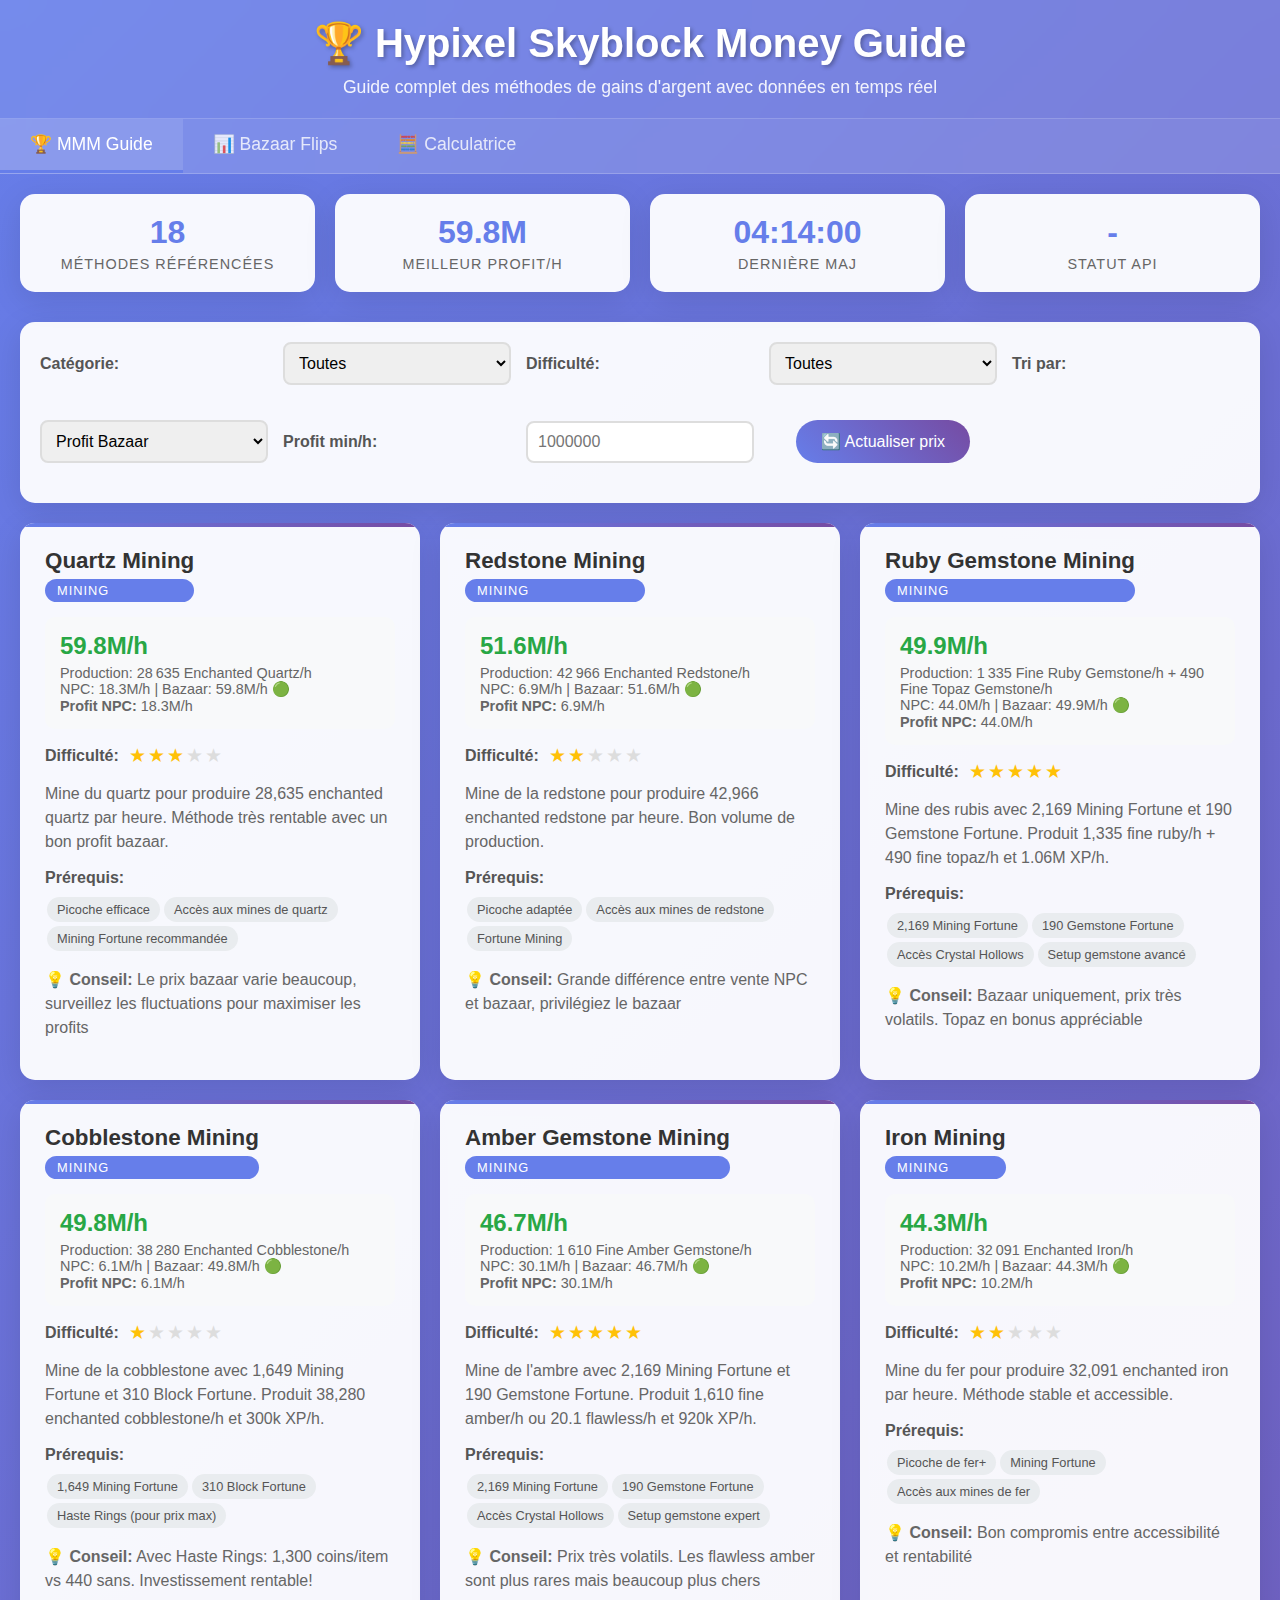
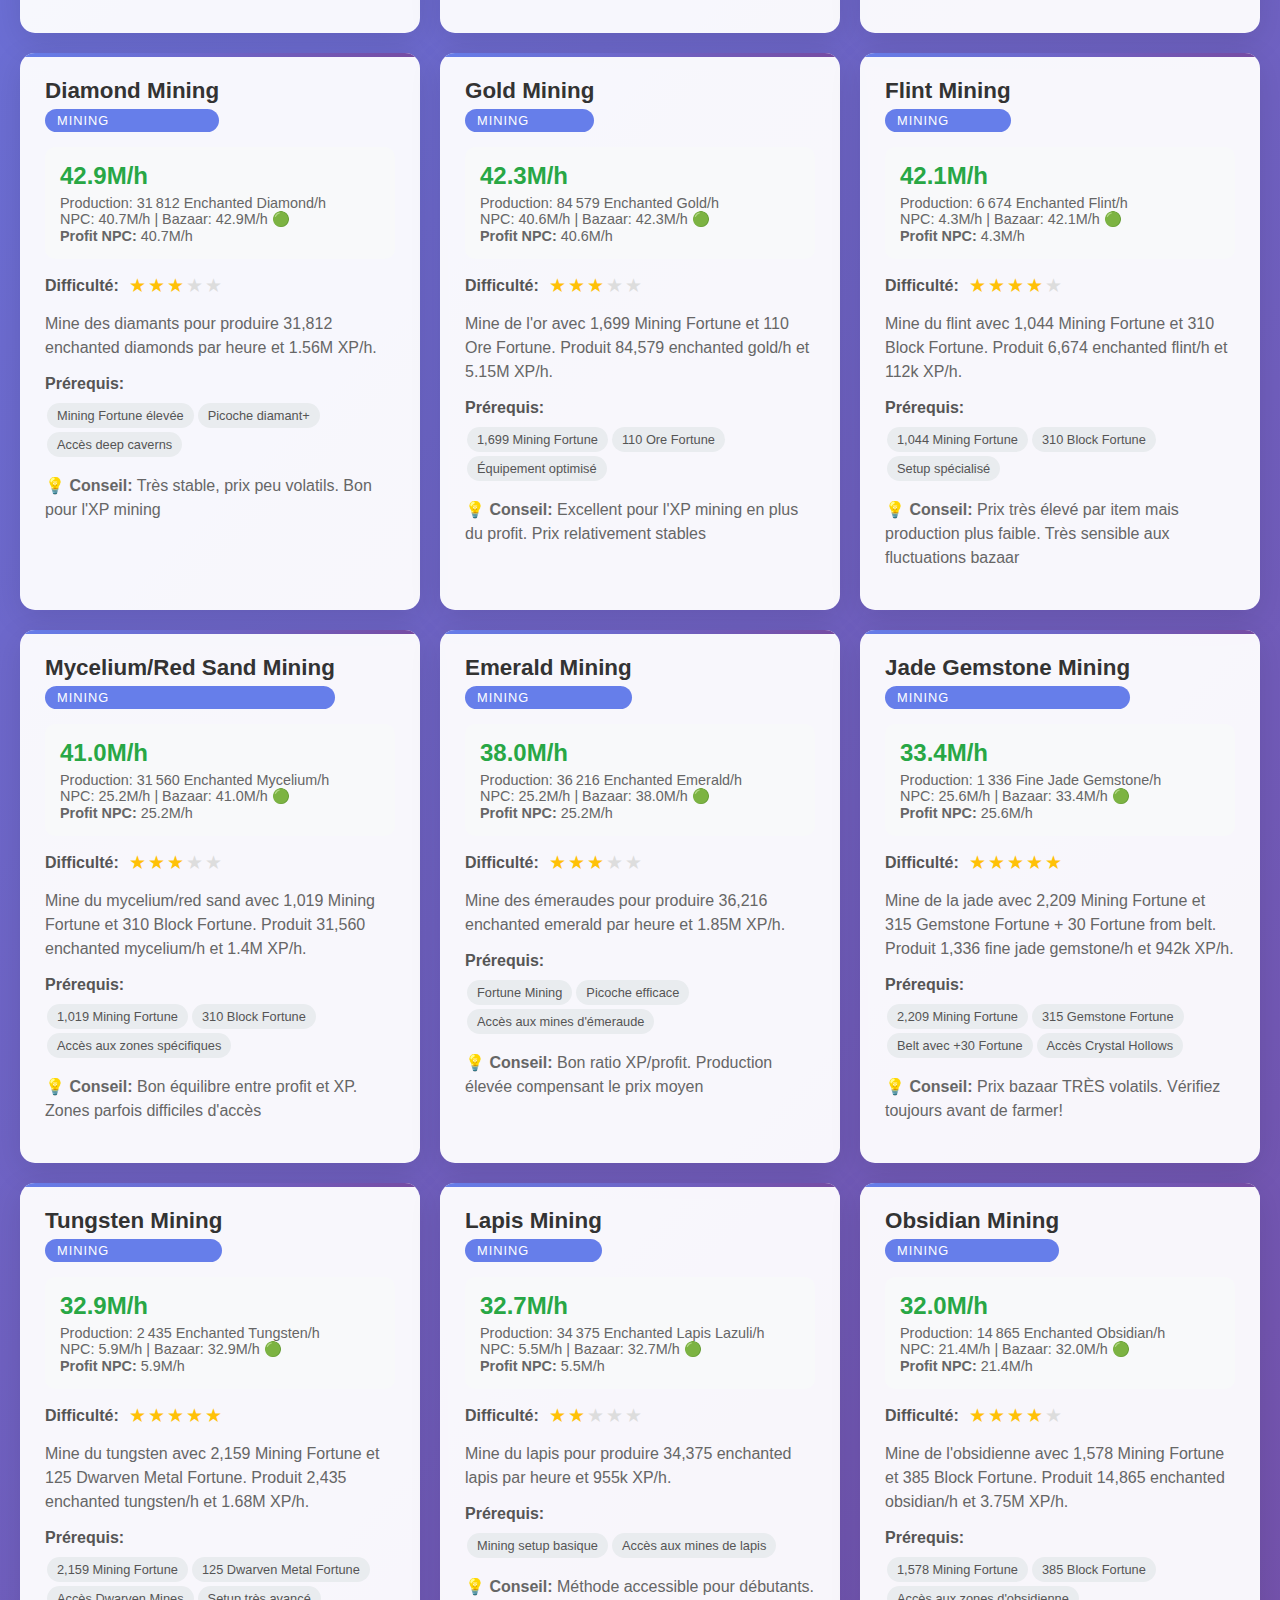
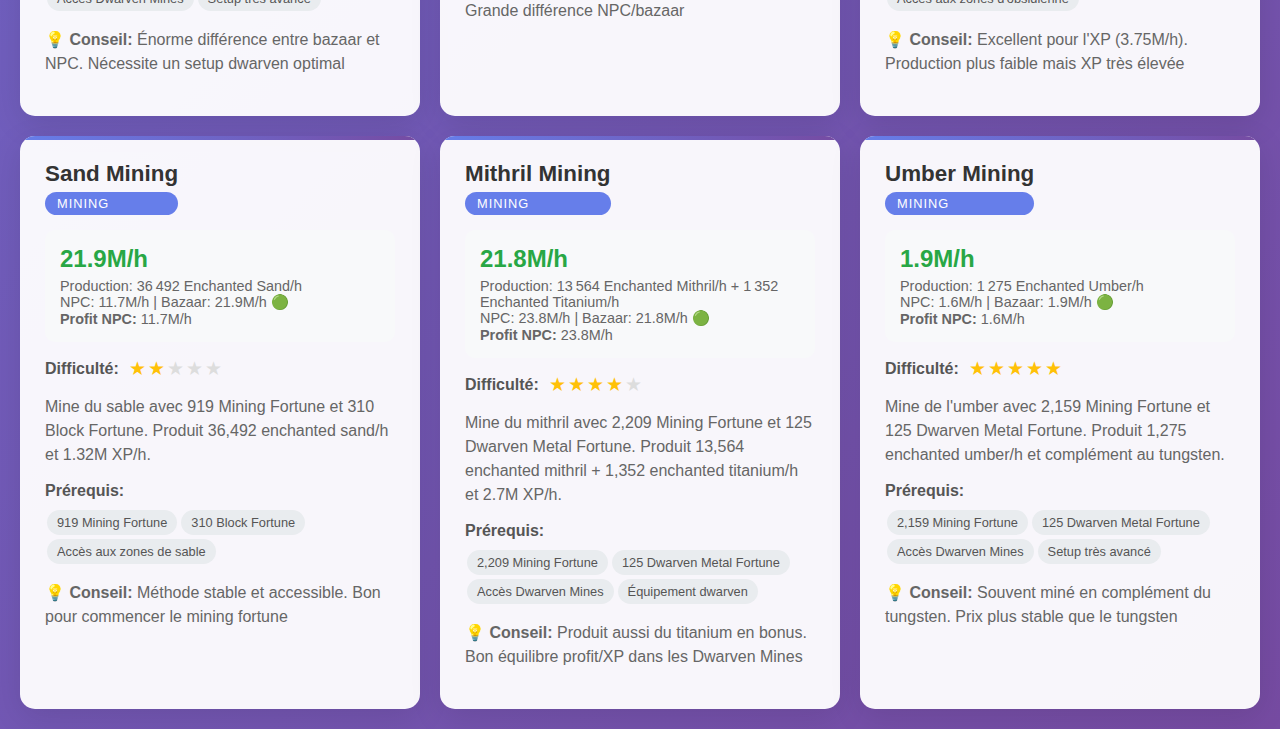
<file: index.html>
<!DOCTYPE html>
<html lang="fr">
<head>
    <meta charset="UTF-8">
    <meta name="viewport" content="width=device-width, initial-scale=1.0">
    <title>Hypixel Skyblock - Guide des gains d'argent</title>
    <link rel="stylesheet" href="css/style.css">
</head>
<body>
    <div class="header">
        <h1>🏆 Hypixel Skyblock Money Guide</h1>
        <p>Guide complet des méthodes de gains d'argent avec données en temps réel</p>
    </div>

    <nav class="navigation">
        <div class="nav-container">
            <a href="index.html" class="nav-link active">🏆 MMM Guide</a>
            <a href="pages/bazaar.html" class="nav-link">📊 Bazaar Flips</a>
            <a href="pages/calculator.html" class="nav-link">🧮 Calculatrice</a>
        </div>
    </nav>

    <div class="container">
        <div class="stats-bar">
            <div class="stat-card">
                <div class="stat-value" id="totalMethods">-</div>
                <div class="stat-label">Méthodes référencées</div>
            </div>
            <div class="stat-card">
                <div class="stat-value" id="bestProfit">-</div>
                <div class="stat-label">Meilleur profit/h</div>
            </div>
            <div class="stat-card">
                <div class="stat-value" id="lastUpdate">-</div>
                <div class="stat-label">Dernière MAJ</div>
            </div>
            <div class="stat-card">
                <div class="stat-value" id="apiStatus">-</div>
                <div class="stat-label">Statut API</div>
            </div>
        </div>

        <div class="filters">
            <div class="filter-group">
                <label for="categoryFilter">Catégorie:</label>
                <select id="categoryFilter">
                    <option value="all">Toutes</option>
                    <option value="trading">Trading</option>
                    <option value="farming">Farming</option>
                    <option value="mining">Mining</option>
                    <option value="combat">Combat</option>
                    <option value="fishing">Fishing</option>
                    <option value="misc">Divers</option>
                </select>

                <label for="difficultyFilter">Difficulté:</label>
                <select id="difficultyFilter">
                    <option value="all">Toutes</option>
                    <option value="1">Débutant (1⭐)</option>
                    <option value="2">Facile (2⭐)</option>
                    <option value="3">Moyen (3⭐)</option>
                    <option value="4">Difficile (4⭐)</option>
                    <option value="5">Expert (5⭐)</option>
                </select>

                <label for="sortFilter">Tri par:</label>
                <select id="sortFilter">
                    <option value="bazaar">Profit Bazaar</option>
                    <option value="npc">Profit NPC</option>
                </select>

                <label for="minProfit">Profit min/h:</label>
                <input type="number" id="minProfit" placeholder="1000000" min="0">

                <button class="update-btn" onclick="refreshPrices()">🔄 Actualiser prix</button>
            </div>
        </div>
        <div id="methodsContainer" class="methods-grid">
            <div class="loading">Chargement des méthodes de gains...</div>
        </div>
    </div>

    <script src="js/main.js"></script>
</body>
</html>
</file>
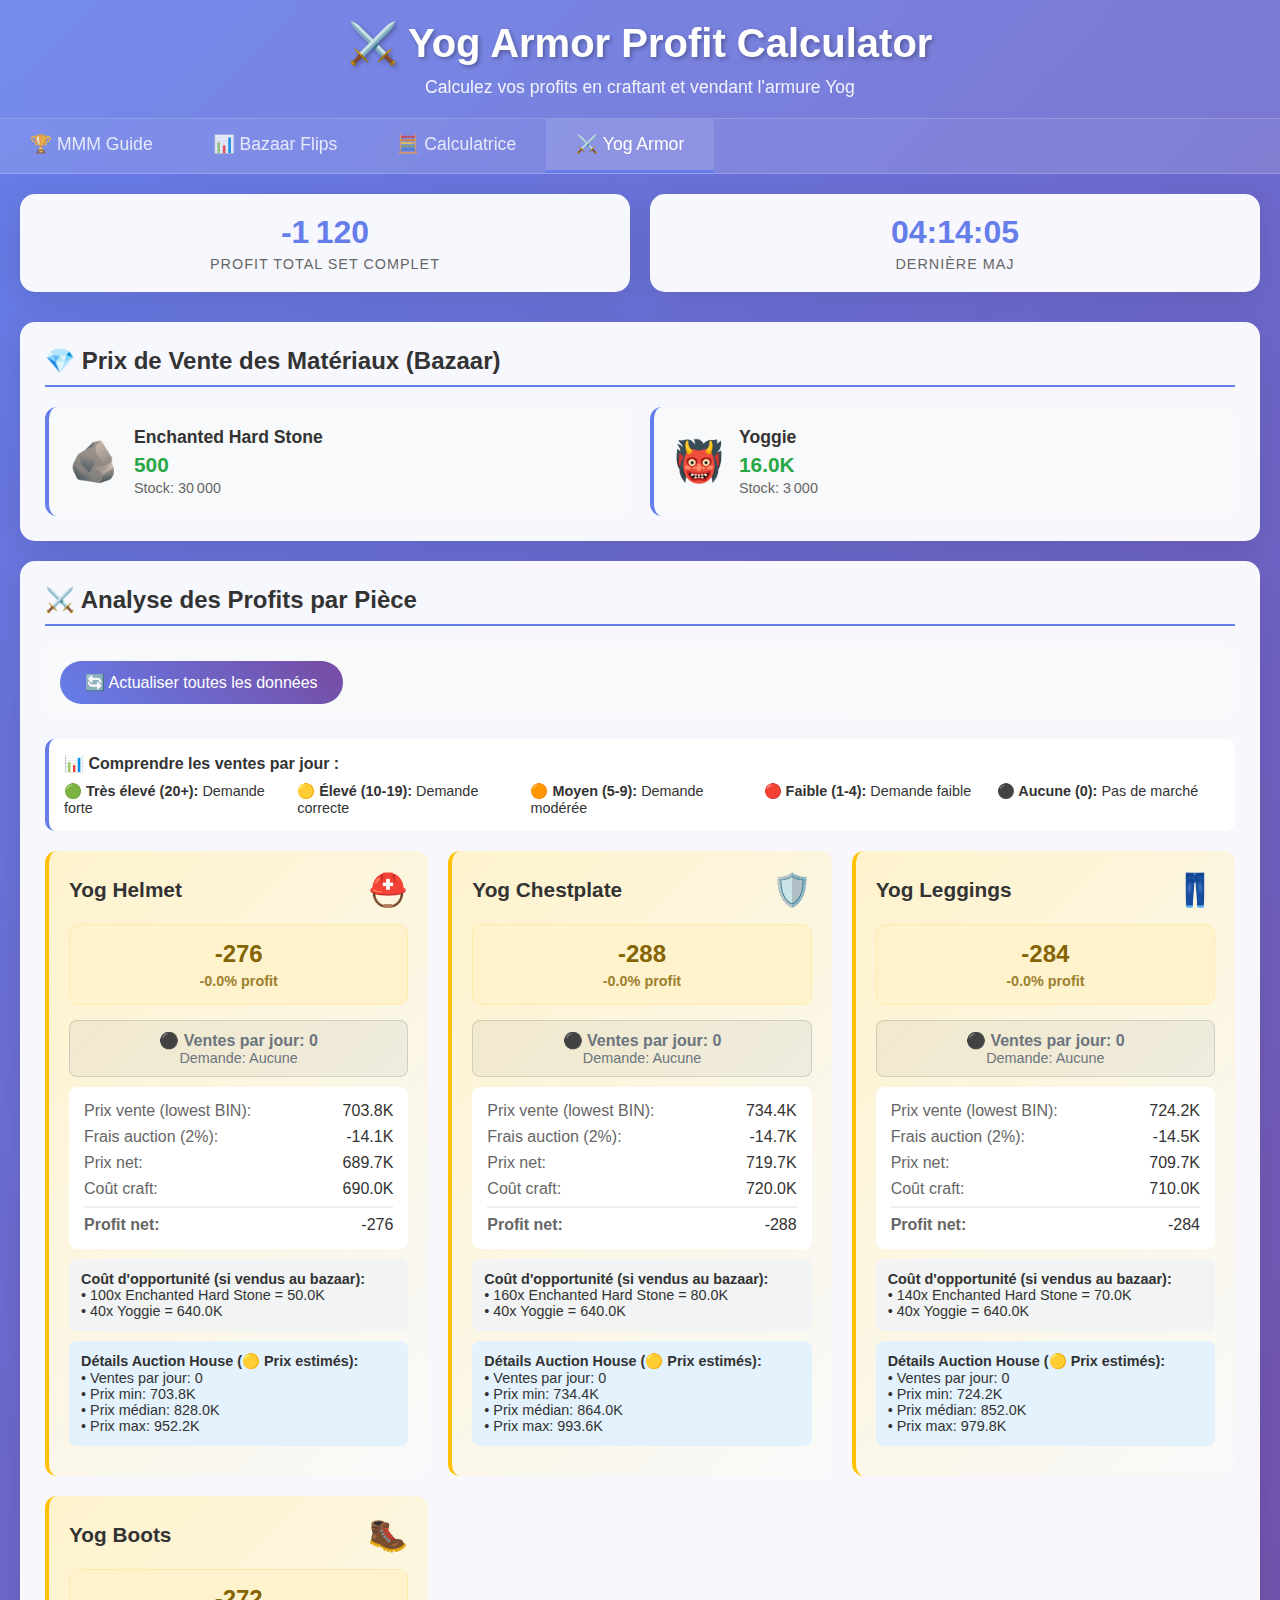
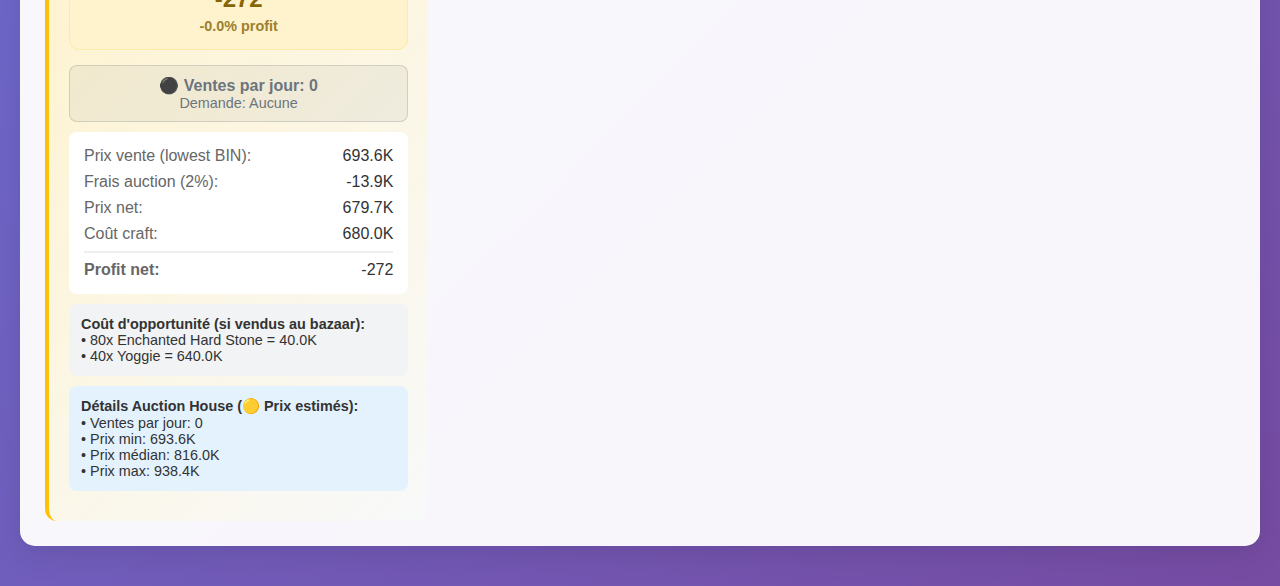
<file: pages/yog-armor.html>
<!DOCTYPE html>
<html lang="fr">
<head>
    <meta charset="UTF-8">
    <meta name="viewport" content="width=device-width, initial-scale=1.0">
    <title>Hypixel Skyblock - Yog Armor Profit Calculator</title>
    <link rel="stylesheet" href="../css/style.css">
    <link rel="stylesheet" href="../css/yog-armor.css">
</head>
<body>
    <div class="header">
        <h1>⚔️ Yog Armor Profit Calculator</h1>
        <p>Calculez vos profits en craftant et vendant l'armure Yog</p>
    </div>

    <nav class="navigation">
        <div class="nav-container">
            <a href="../index.html" class="nav-link">🏆 MMM Guide</a>
            <a href="bazaar.html" class="nav-link">📊 Bazaar Flips</a>
            <a href="calculator.html" class="nav-link">🧮 Calculatrice</a>
            <a href="yog-armor.html" class="nav-link active">⚔️ Yog Armor</a>
        </div>
    </nav>

    <div class="container">
        <div class="stats-bar">
            <div class="stat-card">
                <div class="stat-value" id="totalProfit">-</div>
                <div class="stat-label">Profit total set complet</div>
            </div>
            <div class="stat-card">
                <div class="stat-value" id="lastUpdate">-</div>
                <div class="stat-label">Dernière MAJ</div>
            </div>
        </div>

        <div class="materials-section">
            <h2>💎 Prix de Vente des Matériaux (Bazaar)</h2>
            <div class="materials-grid">
                <div class="material-card">
                    <div class="material-icon">🪨</div>
                    <div class="material-info">
                        <div class="material-name">Enchanted Hard Stone</div>
                        <div class="material-price" id="hardstonePrice">-</div>
                        <div class="material-stock" id="hardstoneStock">-</div>
                    </div>
                </div>
                <div class="material-card">
                    <div class="material-icon">👹</div>
                    <div class="material-info">
                        <div class="material-name">Yoggie</div>
                        <div class="material-price" id="yoggiePrice">-</div>
                        <div class="material-stock" id="yoggieStock">-</div>
                    </div>
                </div>
            </div>
        </div>

        <div class="armor-section">
            <h2>⚔️ Analyse des Profits par Pièce</h2>
            <div class="refresh-controls">
                <button class="refresh-btn" onclick="refreshAllData()">🔄 Actualiser toutes les données</button>
                <div class="loading-indicator" id="loadingIndicator">
                    <span class="spinner">⟳</span> Chargement...
                </div>
            </div>
            
            <div class="info-panel" style="background: rgba(255, 255, 255, 0.95); padding: 15px; border-radius: 10px; margin-bottom: 20px; border-left: 4px solid #667eea;">
                <h4 style="margin: 0 0 10px 0; color: #333;">📊 Comprendre les ventes par jour :</h4>
                <div style="display: grid; grid-template-columns: repeat(auto-fit, minmax(200px, 1fr)); gap: 10px; font-size: 0.9em;">
                    <div><strong>🟢 Très élevé (20+):</strong> Demande forte</div>
                    <div><strong>🟡 Élevé (10-19):</strong> Demande correcte</div>
                    <div><strong>🟠 Moyen (5-9):</strong> Demande modérée</div>
                    <div><strong>🔴 Faible (1-4):</strong> Demande faible</div>
                    <div><strong>⚫ Aucune (0):</strong> Pas de marché</div>
                </div>
            </div>
            
            <div class="armor-grid" id="armorGrid">
                <div class="loading">Chargement des données...</div>
            </div>
        </div>
    </div>

    <script src="../js/yog-armor.js"></script>
</body>
</html>
</file>
<file: css/yog-armor.css>
/* Styles spécifiques pour la page Yog Armor */

/* Section matériaux */
.materials-section {
    background: rgba(255, 255, 255, 0.95);
    padding: 25px;
    border-radius: 15px;
    margin-bottom: 20px;
    box-shadow: 0 8px 32px rgba(0,0,0,0.1);
}

.materials-section h2 {
    color: #333;
    margin-bottom: 20px;
    font-size: 1.5em;
    border-bottom: 2px solid #667eea;
    padding-bottom: 10px;
}

.materials-grid {
    display: grid;
    grid-template-columns: repeat(auto-fit, minmax(250px, 1fr));
    gap: 20px;
}

.material-card {
    display: flex;
    align-items: center;
    background: #f8f9fa;
    padding: 20px;
    border-radius: 12px;
    border-left: 4px solid #667eea;
    transition: all 0.3s ease;
}

.material-card:hover {
    transform: translateX(5px);
    box-shadow: 0 5px 15px rgba(0,0,0,0.1);
}

.material-icon {
    font-size: 2.5em;
    margin-right: 15px;
}

.material-info {
    flex: 1;
}

.material-name {
    font-weight: bold;
    color: #333;
    font-size: 1.1em;
    margin-bottom: 5px;
}

.material-price {
    font-size: 1.3em;
    font-weight: bold;
    color: #28a745;
    margin-bottom: 3px;
}

.material-stock {
    font-size: 0.9em;
    color: #666;
}

/* Section armure */
.armor-section {
    background: rgba(255, 255, 255, 0.95);
    padding: 25px;
    border-radius: 15px;
    margin-bottom: 20px;
    box-shadow: 0 8px 32px rgba(0,0,0,0.1);
}

.armor-section h2 {
    color: #333;
    margin-bottom: 20px;
    font-size: 1.5em;
    border-bottom: 2px solid #667eea;
    padding-bottom: 10px;
}

.refresh-controls {
    display: flex;
    justify-content: space-between;
    align-items: center;
    margin-bottom: 20px;
    padding: 15px;
    background: #f8f9fa;
    border-radius: 10px;
}

.refresh-btn {
    background: linear-gradient(45deg, #667eea, #764ba2);
    color: white;
    border: none;
    padding: 12px 25px;
    border-radius: 25px;
    font-size: 1em;
    cursor: pointer;
    transition: all 0.3s ease;
}

.refresh-btn:hover {
    transform: translateY(-2px);
    box-shadow: 0 5px 15px rgba(102, 126, 234, 0.4);
}

.loading-indicator {
    display: none;
    color: #667eea;
    font-weight: 500;
    align-items: center;
    gap: 8px;
}

.loading-indicator.active {
    display: flex;
}

.spinner {
    display: inline-block;
    animation: spin 1s linear infinite;
}

@keyframes spin {
    from { transform: rotate(0deg); }
    to { transform: rotate(360deg); }
}

.armor-grid {
    display: grid;
    grid-template-columns: repeat(auto-fit, minmax(350px, 1fr));
    gap: 20px;
}

/* Cartes d'armure */
.armor-card {
    background: #f8f9fa;
    border-radius: 12px;
    padding: 20px;
    transition: all 0.3s ease;
    border-left: 4px solid #667eea;
    position: relative;
    overflow: hidden;
}

.armor-card:hover {
    transform: translateY(-5px);
    box-shadow: 0 10px 25px rgba(0,0,0,0.15);
}

.armor-card.profitable {
    border-left-color: #28a745;
    background: linear-gradient(135deg, #d4edda 0%, #f8f9fa 100%);
}

.armor-card.break-even {
    border-left-color: #ffc107;
    background: linear-gradient(135deg, #fff3cd 0%, #f8f9fa 100%);
}

.armor-card.loss {
    border-left-color: #dc3545;
    background: linear-gradient(135deg, #f8d7da 0%, #f8f9fa 100%);
}

.armor-header {
    display: flex;
    justify-content: space-between;
    align-items: center;
    margin-bottom: 15px;
}

.armor-name {
    font-size: 1.3em;
    font-weight: bold;
    color: #333;
}

.armor-icon {
    font-size: 2em;
}

.profit-display {
    text-align: center;
    padding: 15px;
    margin: 15px 0;
    border-radius: 10px;
    font-weight: bold;
}

.profit-positive {
    background: #d4edda;
    color: #155724;
    border: 1px solid #c3e6cb;
}

.profit-negative {
    background: #f8d7da;
    color: #721c24;
    border: 1px solid #f5c6cb;
}

.profit-neutral {
    background: #fff3cd;
    color: #856404;
    border: 1px solid #ffeaa7;
}

.profit-amount {
    font-size: 1.5em;
    margin-bottom: 5px;
}

.profit-percentage {
    font-size: 0.9em;
    opacity: 0.8;
}

.price-breakdown {
    background: white;
    padding: 15px;
    border-radius: 8px;
    margin: 10px 0;
}

.price-row {
    display: flex;
    justify-content: space-between;
    margin-bottom: 8px;
}

.price-row:last-child {
    margin-bottom: 0;
    padding-top: 8px;
    border-top: 2px solid #eee;
    font-weight: bold;
}

.price-label {
    color: #666;
}

.price-value {
    font-weight: 500;
    color: #333;
}

.cost-breakdown {
    background: #f1f3f4;
    padding: 12px;
    border-radius: 8px;
    margin: 10px 0;
    font-size: 0.9em;
}

.auction-info {
    background: #e3f2fd;
    padding: 12px;
    border-radius: 8px;
    margin: 10px 0;
    font-size: 0.9em;
}

/* Section historique */
.historical-section {
    background: rgba(255, 255, 255, 0.95);
    padding: 25px;
    border-radius: 15px;
    margin-bottom: 20px;
    box-shadow: 0 8px 32px rgba(0,0,0,0.1);
}

.historical-section h2 {
    color: #333;
    margin-bottom: 20px;
    font-size: 1.5em;
    border-bottom: 2px solid #667eea;
    padding-bottom: 10px;
}

.historical-controls {
    text-align: right;
    margin-bottom: 15px;
}

.clear-history-btn {
    background: #dc3545;
    color: white;
    border: none;
    padding: 8px 16px;
    border-radius: 20px;
    font-size: 0.9em;
    cursor: pointer;
    transition: all 0.3s ease;
}

.clear-history-btn:hover {
    background: #c82333;
    transform: translateY(-1px);
}

.historical-grid {
    display: grid;
    gap: 15px;
}

.historical-item {
    background: #f8f9fa;
    padding: 15px;
    border-radius: 10px;
    border-left: 4px solid #667eea;
    transition: all 0.3s ease;
}

.historical-item:hover {
    transform: translateX(3px);
    box-shadow: 0 3px 10px rgba(0,0,0,0.1);
}

.historical-header {
    display: flex;
    justify-content: space-between;
    align-items: center;
    margin-bottom: 10px;
}

.historical-timestamp {
    font-size: 0.8em;
    color: #666;
}

.historical-details {
    display: grid;
    grid-template-columns: repeat(auto-fit, minmax(200px, 1fr));
    gap: 10px;
    font-size: 0.9em;
    color: #555;
}

/* Section informations */
.info-section {
    background: rgba(255, 255, 255, 0.95);
    padding: 25px;
    border-radius: 15px;
    box-shadow: 0 8px 32px rgba(0,0,0,0.1);
}

.info-section h2 {
    color: #333;
    margin-bottom: 20px;
    font-size: 1.5em;
    border-bottom: 2px solid #667eea;
    padding-bottom: 10px;
}

.info-grid {
    display: grid;
    grid-template-columns: repeat(auto-fit, minmax(300px, 1fr));
    gap: 20px;
}

.craft-recipe, .tips-info {
    background: #f8f9fa;
    padding: 20px;
    border-radius: 10px;
}

.craft-recipe h3, .tips-info h3 {
    color: #333;
    margin-bottom: 15px;
    font-size: 1.2em;
}

.recipe-list {
    display: flex;
    flex-direction: column;
    gap: 10px;
}

.recipe-item {
    background: white;
    padding: 12px;
    border-radius: 8px;
    border-left: 3px solid #667eea;
}

.tips-info ul {
    list-style: none;
    padding: 0;
}

.tips-info li {
    background: white;
    padding: 10px;
    margin-bottom: 8px;
    border-radius: 8px;
    border-left: 3px solid #28a745;
    position: relative;
    padding-left: 35px;
}

.tips-info li:before {
    content: "💡";
    position: absolute;
    left: 10px;
    top: 10px;
}

/* Messages d'état */
.no-data {
    text-align: center;
    color: #666;
    font-style: italic;
    padding: 40px;
    background: #f8f9fa;
    border-radius: 10px;
}

.error-message {
    background: #f8d7da;
    color: #721c24;
    padding: 15px;
    border-radius: 10px;
    margin: 15px 0;
    border: 1px solid #f5c6cb;
    text-align: center;
}

.loading {
    text-align: center;
    color: #667eea;
    font-style: italic;
    padding: 40px;
    background: #f8f9fa;
    border-radius: 10px;
}

/* Responsive */
@media (max-width: 768px) {
    .materials-grid, .armor-grid {
        grid-template-columns: 1fr;
    }

    .refresh-controls {
        flex-direction: column;
        gap: 10px;
    }

    .historical-header {
        flex-direction: column;
        align-items: flex-start;
        gap: 5px;
    }

    .historical-details {
        grid-template-columns: 1fr;
    }

    .price-breakdown, .cost-breakdown, .auction-info {
        font-size: 0.85em;
    }

    .info-grid {
        grid-template-columns: 1fr;
    }
}
</file>
<file: css/style.css>
/* Reset et styles de base */
* {
    margin: 0;
    padding: 0;
    box-sizing: border-box;
}

body {
    font-family: 'Segoe UI', Tahoma, Geneva, Verdana, sans-serif;
    background: linear-gradient(135deg, #667eea 0%, #764ba2 100%);
    min-height: 100vh;
    color: #333;
}

/* Navigation */
.navigation {
    background: rgba(255, 255, 255, 0.15);
    backdrop-filter: blur(10px);
    padding: 0;
    border-bottom: 1px solid rgba(255, 255, 255, 0.2);
}

.nav-container {
    max-width: 1400px;
    margin: 0 auto;
    display: flex;
    gap: 0;
}

.nav-link {
    display: flex;
    align-items: center;
    padding: 15px 30px;
    color: rgba(255, 255, 255, 0.8);
    text-decoration: none;
    font-weight: 500;
    font-size: 1.1em;
    transition: all 0.3s ease;
    border-bottom: 3px solid transparent;
}

.nav-link:hover {
    background: rgba(255, 255, 255, 0.1);
    color: white;
}

.nav-link.active {
    color: white;
    background: rgba(255, 255, 255, 0.1);
    border-bottom-color: #667eea;
}

/* Header */
.header {
    background: rgba(255, 255, 255, 0.1);
    backdrop-filter: blur(10px);
    padding: 20px;
    text-align: center;
    border-bottom: 1px solid rgba(255, 255, 255, 0.2);
}

.header h1 {
    color: white;
    font-size: 2.5em;
    margin-bottom: 10px;
    text-shadow: 2px 2px 4px rgba(0,0,0,0.3);
}

.header p {
    color: rgba(255, 255, 255, 0.9);
    font-size: 1.1em;
}

/* Container principal */
.container {
    max-width: 1400px;
    margin: 0 auto;
    padding: 20px;
}

/* Barre de statistiques */
.stats-bar {
    display: grid;
    grid-template-columns: repeat(auto-fit, minmax(250px, 1fr));
    gap: 20px;
    margin-bottom: 30px;
}

.stat-card {
    background: rgba(255, 255, 255, 0.95);
    padding: 20px;
    border-radius: 15px;
    box-shadow: 0 8px 32px rgba(0,0,0,0.1);
    text-align: center;
    transition: transform 0.3s ease;
}

.stat-card:hover {
    transform: translateY(-5px);
}

.stat-value {
    font-size: 2em;
    font-weight: bold;
    color: #667eea;
    margin-bottom: 5px;
}

.stat-label {
    font-size: 0.9em;
    color: #666;
    text-transform: uppercase;
    letter-spacing: 1px;
}

/* Filtres */
.filters {
    background: rgba(255, 255, 255, 0.95);
    padding: 20px;
    border-radius: 15px;
    margin-bottom: 20px;
    box-shadow: 0 8px 32px rgba(0,0,0,0.1);
}

.filter-group {
    display: grid;
    grid-template-columns: repeat(auto-fit, minmax(200px, 1fr));
    gap: 15px;
    align-items: center;
}

.filter-group label {
    font-weight: bold;
    color: #555;
}

.filter-group select, .filter-group input {
    padding: 10px;
    border: 2px solid #ddd;
    border-radius: 8px;
    font-size: 1em;
    transition: border-color 0.3s ease;
}

.filter-group select:focus, .filter-group input:focus {
    outline: none;
    border-color: #667eea;
}

/* Grid des méthodes */
.methods-grid {
    display: grid;
    grid-template-columns: repeat(auto-fit, minmax(350px, 1fr));
    gap: 20px;
}

/* Cartes des méthodes */
.method-card {
    background: rgba(255, 255, 255, 0.95);
    border-radius: 15px;
    padding: 25px;
    box-shadow: 0 8px 32px rgba(0,0,0,0.1);
    transition: all 0.3s ease;
    position: relative;
    overflow: hidden;
}

.method-card:hover {
    transform: translateY(-10px);
    box-shadow: 0 15px 40px rgba(0,0,0,0.2);
}

.method-card::before {
    content: '';
    position: absolute;
    top: 0;
    left: 0;
    right: 0;
    height: 4px;
    background: linear-gradient(90deg, #667eea, #764ba2);
}

.method-header {
    display: flex;
    justify-content: space-between;
    align-items: center;
    margin-bottom: 15px;
}

.method-title {
    font-size: 1.4em;
    font-weight: bold;
    color: #333;
    margin-bottom: 5px;
}

.method-category {
    background: #667eea;
    color: white;
    padding: 4px 12px;
    border-radius: 20px;
    font-size: 0.8em;
    text-transform: uppercase;
    letter-spacing: 1px;
}

/* Informations de profit */
.profit-info {
    background: #f8f9fa;
    padding: 15px;
    border-radius: 10px;
    margin: 15px 0;
}

.profit-main {
    font-size: 1.5em;
    font-weight: bold;
    color: #28a745;
    margin-bottom: 5px;
}

.profit-details {
    font-size: 0.9em;
    color: #666;
}

/* Prérequis */
.requirements {
    margin: 15px 0;
}

.requirements h4 {
    color: #555;
    margin-bottom: 8px;
    font-size: 1em;
}

.req-item {
    background: #e9ecef;
    display: inline-block;
    padding: 5px 10px;
    margin: 2px;
    border-radius: 15px;
    font-size: 0.8em;
    color: #555;
}

/* Description */
.description {
    color: #666;
    line-height: 1.5;
    margin: 15px 0;
}

/* Difficulté */
.difficulty {
    display: flex;
    align-items: center;
    margin: 10px 0;
}

.difficulty-label {
    margin-right: 10px;
    font-weight: bold;
    color: #555;
}

.difficulty-stars {
    display: flex;
}

.star {
    color: #ddd;
    font-size: 1.2em;
    margin-right: 2px;
}

.star.filled {
    color: #ffc107;
}

/* Bouton de mise à jour */
.update-btn {
    background: linear-gradient(45deg, #667eea, #764ba2);
    color: white;
    border: none;
    padding: 12px 25px;
    border-radius: 25px;
    font-size: 1em;
    cursor: pointer;
    transition: all 0.3s ease;
    margin: 20px auto;
    display: block;
}

.update-btn:hover {
    transform: translateY(-2px);
    box-shadow: 0 5px 15px rgba(102, 126, 234, 0.4);
}

/* États de chargement et erreur */
.loading {
    text-align: center;
    color: #666;
    font-style: italic;
    padding: 20px;
}

.error {
    background: #f8d7da;
    color: #721c24;
    padding: 15px;
    border-radius: 10px;
    margin: 20px 0;
    border: 1px solid #f5c6cb;
}

/* Responsive */
@media (max-width: 768px) {
    .header h1 {
        font-size: 2em;
    }
    
    .methods-grid {
        grid-template-columns: 1fr;
    }
    
    .stats-bar {
        grid-template-columns: repeat(2, 1fr);
    }

    .nav-container {
        flex-direction: column;
    }

    .nav-link {
        padding: 12px 20px;
    }
}
</file>
